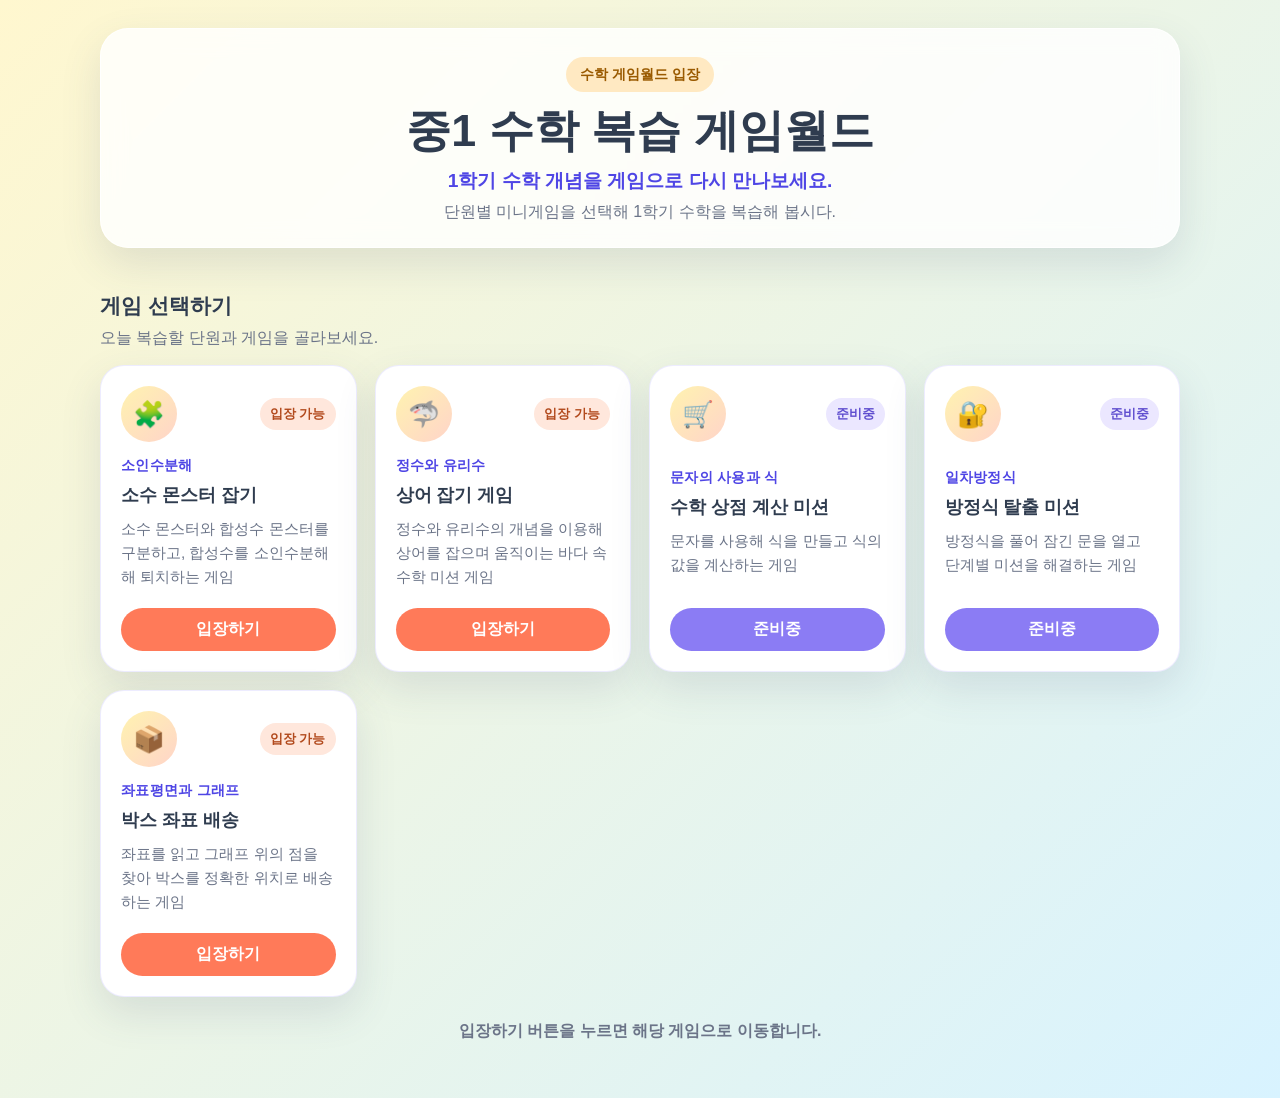
<file: index.html>
<!DOCTYPE html>
<html lang="ko">
  <head>
    <meta charset="UTF-8" />
    <meta name="viewport" content="width=device-width, initial-scale=1.0" />
    <title>중1 수학 복습 게임월드</title>
    <link rel="stylesheet" href="style.css" />
  </head>
  <body>
    <div class="app-shell">
      <header class="hero">
        <p class="hero-badge">수학 게임월드 입장</p>
        <h1>중1 수학 복습 게임월드</h1>
        <p class="hero-subtitle">1학기 수학 개념을 게임으로 다시 만나보세요.</p>
        <p class="hero-guide">
          단원별 미니게임을 선택해 1학기 수학을 복습해 봅시다.
        </p>
      </header>

      <main class="content">
        <section class="game-section" aria-labelledby="game-section-title">
          <div class="section-title">
            <h2 id="game-section-title">게임 선택하기</h2>
            <p>오늘 복습할 단원과 게임을 골라보세요.</p>
          </div>
          <div id="game-list" class="game-grid" aria-live="polite"></div>
        </section>
      </main>

      <footer class="footer-note">
        <p>입장하기 버튼을 누르면 해당 게임으로 이동합니다.</p>
      </footer>
    </div>

    <div id="info-modal" class="modal" aria-hidden="true">
      <div class="modal-card" role="dialog" aria-modal="true" aria-labelledby="modal-title">
        <h3 id="modal-title">알림</h3>
        <p id="modal-message"></p>
        <button id="close-modal" class="modal-button" type="button">닫기</button>
      </div>
    </div>

    <script src="script.js"></script>
  </body>
</html>
</file>
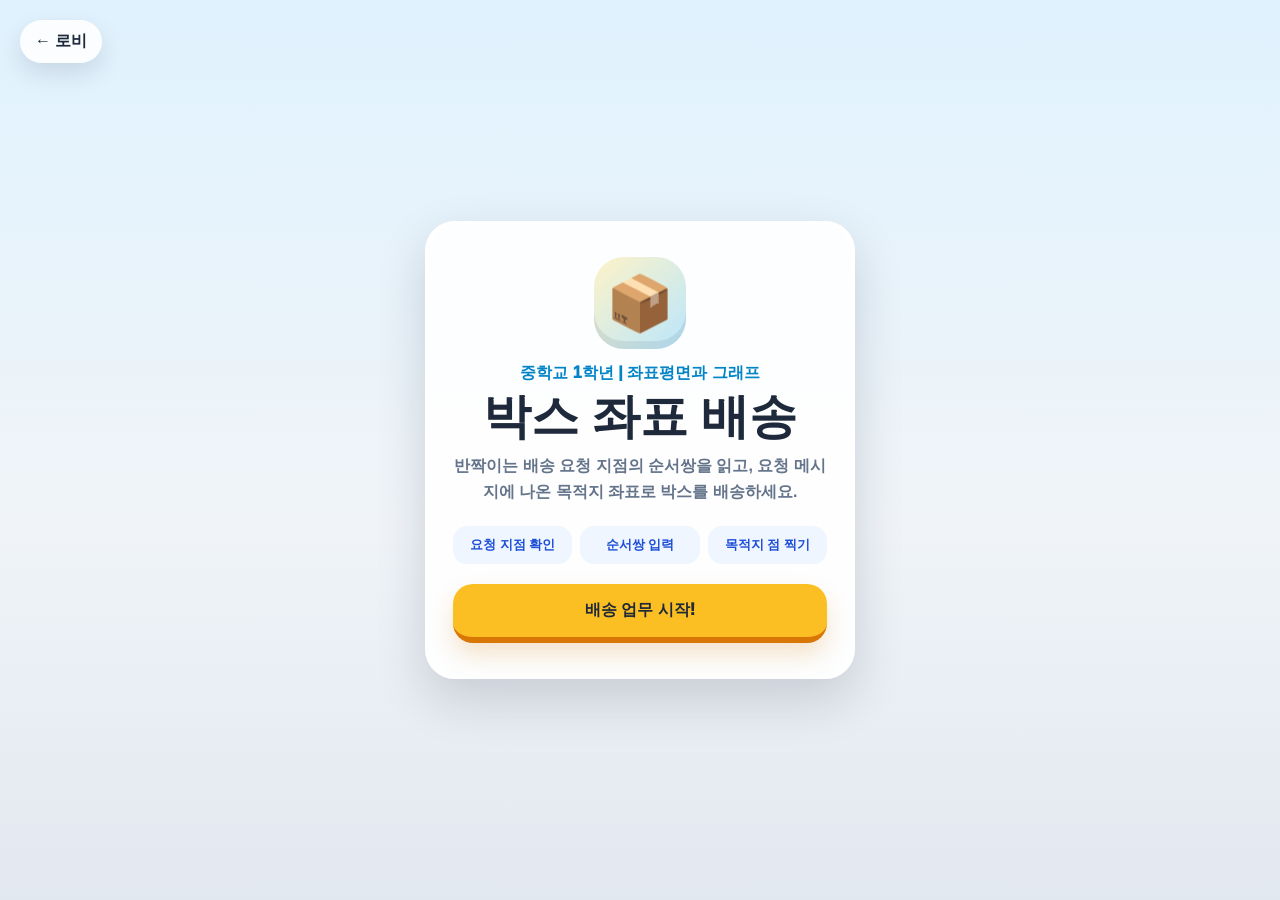
<file: BOX_GAME/index.html>
<!DOCTYPE html>
<html lang="ko">
  <head>
    <meta charset="UTF-8" />
    <meta name="viewport" content="width=device-width, initial-scale=1.0" />
    <title>박스 좌표 배송</title>
    <link rel="stylesheet" href="style.css" />
  </head>
  <body>
    <div id="app" class="app">
      <section id="screen-home" class="screen screen-home">
        <a class="lobby-link" href="../index.html">← 로비</a>
        <div class="home-card">
          <div class="hero-icon">📦</div>
          <p class="subject">중학교 1학년 | 좌표평면과 그래프</p>
          <h1>박스 좌표 배송</h1>
          <p class="home-copy">
            반짝이는 배송 요청 지점의 순서쌍을 읽고, 요청 메시지에 나온
            목적지 좌표로 박스를 배송하세요.
          </p>
          <div class="mini-rules">
            <span>요청 지점 확인</span>
            <span>순서쌍 입력</span>
            <span>목적지 점 찍기</span>
          </div>
          <button class="start-button" type="button" onclick="startGame()">
            배송 업무 시작!
          </button>
        </div>
      </section>

      <section id="screen-play" class="screen screen-play hidden">
        <header class="play-header">
          <button class="round-button" type="button" onclick="goToHome()" aria-label="홈으로">
            🏠
          </button>
          <div class="progress-wrap">
            <div class="mission-title" id="mission-title">배송 준비</div>
            <div class="progress-track">
              <div id="progress-bar" class="progress-bar"></div>
            </div>
          </div>
          <div class="level-badge">Lv.<span id="level">1</span></div>
        </header>

        <main class="play-main">
          <section class="map-area">
            <canvas id="game-board" width="720" height="720"></canvas>
          </section>

          <aside class="control-panel">
            <div class="stats">
              <div>
                <span>점수</span>
                <strong id="score">0</strong>
              </div>
              <div>
                <span>콤보</span>
                <strong id="combo">0</strong>
              </div>
              <div>
                <span>시간</span>
                <strong id="timer">90</strong>
              </div>
            </div>

            <div class="mission-box" id="mission-box">
              <p class="mission-kicker" id="phase-label">배송 요청</p>
              <p id="mission-clue" class="mission-clue"></p>
              <p id="selected-point" class="selected-point">선택 좌표: 없음</p>
            </div>

            <div class="coord-inputs" id="coord-inputs" aria-label="순서쌍 입력">
              <span class="pair-mark">(</span>
              <label class="coord-field">
                <span>x좌표</span>
                <input id="x-input" type="number" inputmode="numeric" min="-5" max="5" step="1" placeholder="x" />
              </label>
              <span class="pair-mark comma">,</span>
              <label class="coord-field">
                <span>y좌표</span>
                <input id="y-input" type="number" inputmode="numeric" min="-5" max="5" step="1" placeholder="y" />
              </label>
              <span class="pair-mark">)</span>
            </div>

            <div class="button-grid">
              <button id="deliver-button" class="deliver-button" type="button">요청 수락</button>
              <button class="help-button" type="button" onclick="openHelpModal()">가이드</button>
            </div>

            <p id="feedback" class="feedback" aria-live="polite"></p>
          </aside>
        </main>
      </section>

      <div id="help-modal" class="modal hidden">
        <div class="modal-card guide-card">
          <div class="modal-icon">🧭</div>
          <h2>좌표평면 가이드</h2>
          <p>
            순서쌍은 항상 <b>(x좌표, y좌표)</b> 순서로 씁니다.
            x좌표는 좌우 위치, y좌표는 위아래 위치를 나타냅니다.
          </p>
          <button type="button" onclick="closeHelpModal()">확인완료! 다시 배송하기</button>
        </div>
      </div>

      <div id="intro-modal" class="modal hidden">
        <div class="modal-card intro-card">
          <div class="modal-icon">🚁</div>
          <h2>배송 업무 안내</h2>
          <p>
            먼저 지도에서 반짝이는 <b>배송요청</b> 지점의 순서쌍을 입력해
            요청을 수락하세요. 그 다음 편지지에 적힌 목적지 순서쌍을 보고
            좌표평면 위에서 알맞은 점을 찍으면 배송완료입니다.
          </p>
          <button type="button" onclick="startActualGame()">배송 현장으로 출발!</button>
        </div>
      </div>
    </div>

    <script src="script.js"></script>
  </body>
</html>
</file>
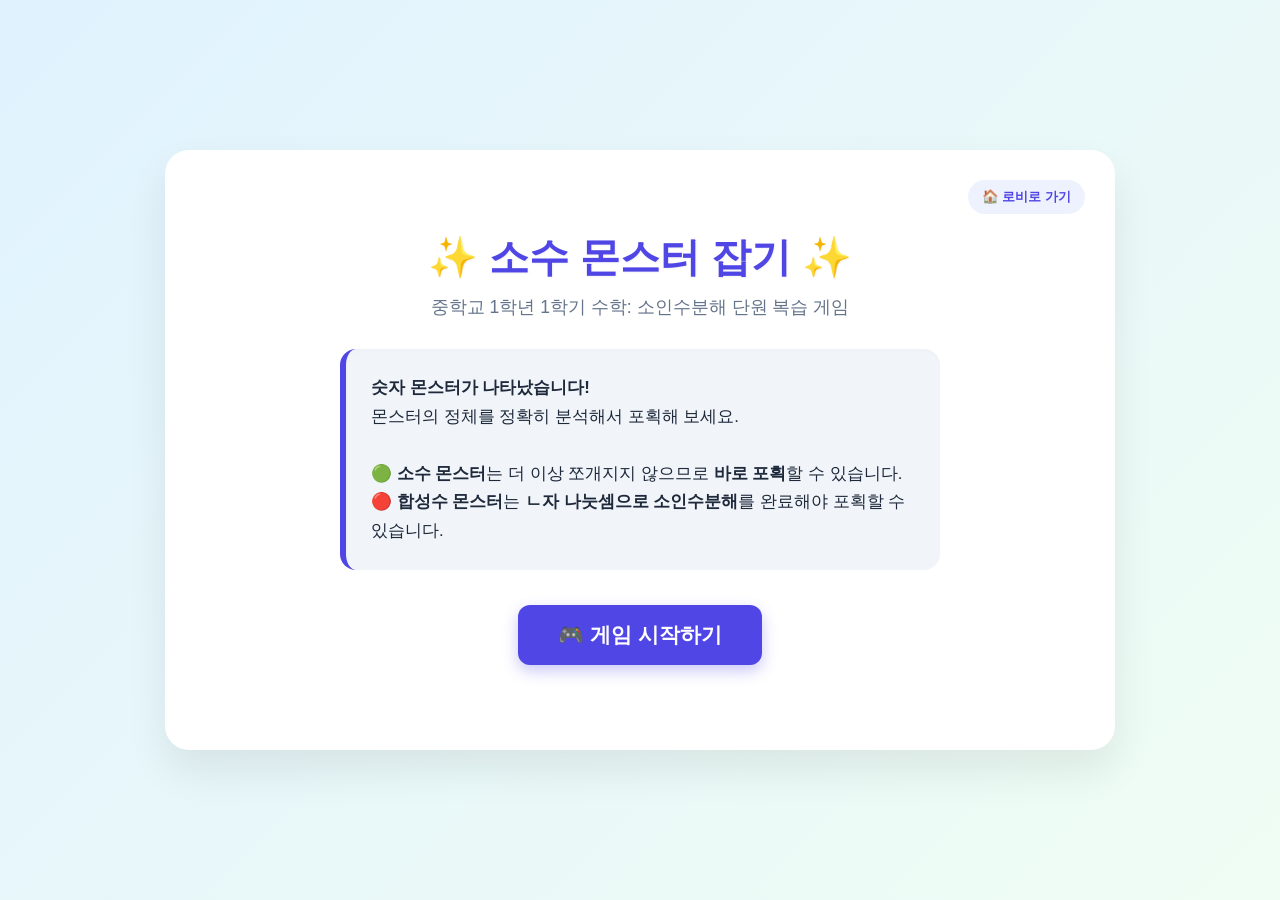
<file: prime_factorization_game/index.html>
<!DOCTYPE html>
<html lang="ko">
<head>
    <meta charset="UTF-8">
    <meta name="viewport" content="width=device-width, initial-scale=1.0">
    <title>소수 몬스터 잡기 - 중등 수학 복습 게임</title>
    <link rel="stylesheet" href="style.css">
</head>
<body>
    <div class="game-container">
        <div class="top-nav" aria-label="게임 이동 메뉴">
            <button id="btn-back-to-lobby" class="nav-tab" type="button">🏠 로비로 가기</button>
            <button id="btn-go-to-start" class="nav-tab hidden" type="button">📋 시작화면으로</button>
            <button id="btn-reset-game" class="nav-tab hidden" type="button">🔄 처음으로</button>
        </div>

        <!-- 1. 시작 화면 -->
        <section id="start-screen" class="screen active">
            <div class="title-container">
                <h1 class="game-title">✨ 소수 몬스터 잡기 ✨</h1>
                <p class="subtitle">중학교 1학년 1학기 수학: 소인수분해 단원 복습 게임</p>
            </div>
            
            <div class="intro-box">
                <p class="intro-text">
                    <strong>숫자 몬스터가 나타났습니다!</strong><br>
                    몬스터의 정체를 정확히 분석해서 포획해 보세요.<br><br>
                    🟢 <strong>소수 몬스터</strong>는 더 이상 쪼개지지 않으므로 <strong>바로 포획</strong>할 수 있습니다.<br>
                    🔴 <strong>합성수 몬스터</strong>는 <strong>ㄴ자 나눗셈으로 소인수분해</strong>를 완료해야 포획할 수 있습니다.
                </p>
            </div>
            
            <button id="btn-start" class="btn btn-large">🎮 게임 시작하기</button>
        </section>

        <!-- 2. 게임 진행 화면 -->
        <section id="game-screen" class="screen">
            <!-- 상단 정보 바 -->
            <div class="status-bar">
                <div class="status-item">📋 문제: <span id="current-question-num">0</span> / 10</div>
                <div class="status-item">⭐ 점수: <span id="current-score">0</span>점</div>
            </div>

            <!-- 몬스터 디스플레이 영역 -->
            <div class="monster-zone">
                <div id="monster-char" class="monster">
                    <div class="monster-horns">
                        <div class="horn left"></div>
                        <div class="horn right"></div>
                    </div>
                    <div class="monster-body">
                        <div class="monster-eyes">
                            <div class="eye left"><div class="pupil"></div></div>
                            <div class="eye right"><div class="pupil"></div></div>
                        </div>
                        <div class="monster-number" id="monster-number-display">24</div>
                    </div>
                    <div class="monster-shadow"></div>
                </div>
            </div>

            <!-- 안내 및 질문 문구 -->
            <div class="question-container">
                <h2 id="question-text">몬스터가 나타났다! 이 몬스터의 정체는?</h2>
            </div>

            <!-- 피드백 메시지 영역 -->
            <div id="feedback-message" class="feedback-box hidden"></div>

            <!-- 단계별 조작 영역 -->
            <div class="control-zone">
                <!-- 1단계: 소수/합성수 선택 판별 판넬 -->
                <div id="panel-type-selection" class="control-panel active">
                    <button id="btn-select-prime" class="btn btn-choice btn-prime">🟢 소수 몬스터</button>
                    <button id="btn-select-composite" class="btn btn-choice btn-composite">🔴 합성수 몬스터</button>
                </div>

                <!-- 2단계: ㄴ자 나눗셈 및 최종 답안 입력 판넬 -->
                <div id="panel-factorization" class="control-panel">
                    <div class="factor-game-layout">
                        <!-- 왼쪽: ㄴ자 나눗셈 노트 영역 -->
                        <div class="notebook-area">
                            <h3>📝 소인수분해 연구 노트</h3>
                            <div id="division-board" class="division-board">
                                <!-- ㄴ자 나눗셈이 동적으로 추가되는 곳 -->
                            </div>
                            <div id="division-status" class="division-status"></div>
                        </div>

                        <!-- 오른쪽: 컨트롤러 (소수 버튼 및 답 입력) -->
                        <div class="input-area">
                            <div class="prime-buttons-section">
                                <p class="section-label">⚡ 나눌 소수 카드 선택 (또는 답안 입력)</p>
                                <div class="prime-buttons-container">
                                    <button class="btn btn-prime-card" data-prime="2">2</button>
                                    <button class="btn btn-prime-card" data-prime="3">3</button>
                                    <button class="btn btn-prime-card" data-prime="5">5</button>
                                    <button class="btn btn-prime-card" data-prime="7">7</button>
                                    <button class="btn btn-prime-card" data-prime="11">11</button>
                                </div>
                            </div>

                            <!-- 최종 답안 입력 영역 (나눗셈 완료 후 활성화) -->
                            <div id="final-answer-section" class="final-answer-section disabled">
                                <p class="section-label">🎯 최종 소인수분해 답안 제출</p>
                                <div class="answer-box">
                                    <span id="monster-num-prefix">24</span> = <span id="final-answer-display" class="empty-answer">소수 카드를 클릭하여 채우세요</span>
                                </div>
                                <p class="hint-text">※ 나눗셈 연구 노트에서 사용한 소수를 참고하여 답을 완성하세요.</p>
                                <div class="answer-actions">
                                    <button id="btn-clear-answer" class="btn btn-sub">🔄 답 초기화</button>
                                    <button id="btn-submit-answer" class="btn btn-main">🔒 정답 확인</button>
                                </div>
                            </div>
                            
                            <!-- 되돌리기 버튼 (나눗셈 과정용) -->
                            <div id="division-actions" class="division-actions">
                                <button id="btn-undo" class="btn btn-danger">↩️ 한 단계 되돌리기</button>
                            </div>
                        </div>
                    </div>
                </div>
            </div>

            <!-- 다음 문제로 넘어가기 버튼 -->
            <div class="next-zone">
                <button id="btn-next" class="btn btn-next hidden">다음 몬스터 만나기 ➡️</button>
            </div>
        </section>

        <!-- 3. 게임 결과 화면 -->
        <section id="result-screen" class="screen">
            <h1 class="result-title">🏆 연구 보고서 (게임 결과)</h1>
            
            <div class="score-board">
                <div class="final-score"><span id="res-score">0</span>점</div>
                <p id="res-evaluation" class="evaluation-text">소인수분해 마스터!</p>
            </div>

            <div class="result-stats">
                <div class="stat-row">
                    <span>정답 맞힌 수 (판별/최종)</span>
                    <strong id="res-correct-count">0 / 10</strong>
                </div>
                <div class="stat-row">
                    <span>성공적으로 포획한 몬스터</span>
                    <strong id="res-caught-count">0마리</strong>
                </div>
                <div class="stat-row">
                    <span>잘못된 소수 카드 클릭 횟수</span>
                    <strong id="res-wrong-clicks" class="warning-text">0회</strong>
                </div>
            </div>

            <div class="result-actions">
                <button id="btn-restart" class="btn btn-main">🔄 다시 하기</button>
                <button id="btn-go-home" class="btn btn-sub">🏠 처음 화면으로</button>
            </div>
        </section>
    </div>

    <script src="script.js"></script>
</body>
</html>
</file>
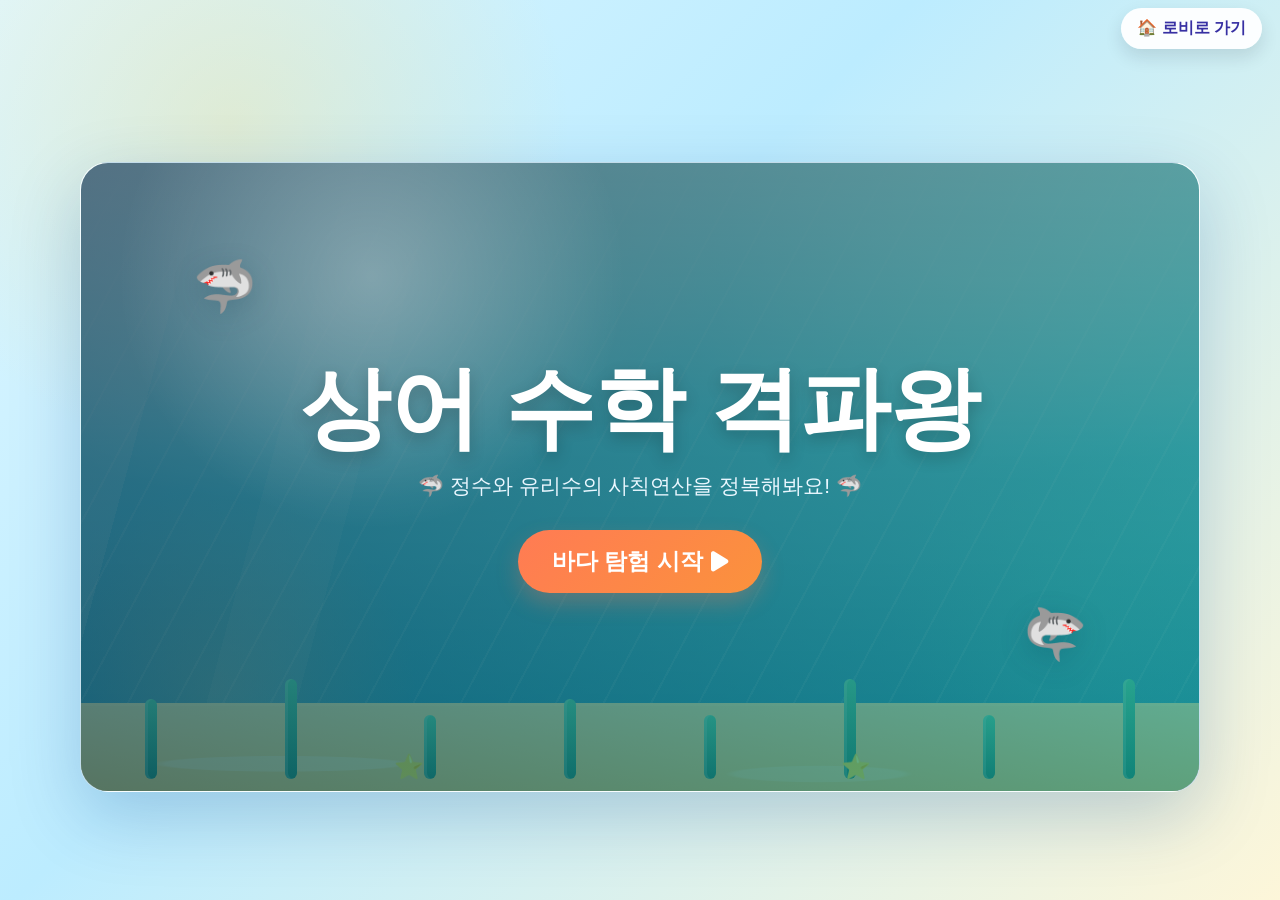
<file: SHARK_GAME/index.html>
<!DOCTYPE html>
<html lang="ko">
<head>
    <meta charset="UTF-8">
    <meta name="viewport" content="width=device-width, initial-scale=1.0">
    <title>상어 수학 격파 왕! - 정수와 유리수 계산 게임</title>
    <link rel="preconnect" href="https://fonts.googleapis.com" />
    <link rel="preconnect" href="https://fonts.gstatic.com" crossorigin />
    <link href="https://fonts.googleapis.com/css2?family=Jua&display=swap" rel="stylesheet" />
    <link rel="stylesheet" href="https://cdnjs.cloudflare.com/ajax/libs/font-awesome/6.5.1/css/all.min.css" />
    <link rel="stylesheet" href="style.css" />
</head>
<body>
    <div class="top-nav" aria-label="게임 이동 메뉴">
        <button id="btn-back-to-lobby" class="nav-tab" type="button">🏠 로비로 가기</button>
        <button id="btn-go-to-start" class="nav-tab hidden" type="button">📋 시작화면으로</button>
        <button id="btn-reset-game" class="nav-tab hidden" type="button">🔄 처음으로</button>
    </div>

    <div class="page-shell">
      <div id="game-viewport">
        <!-- 빛줄기 효과 -->
        <div class="sunbeam"></div>
        
        <!-- 바다속 바닥 및 해초 풍경 -->
        <div id="ocean-floor">
            <div class="seaweed" style="left:5%;"></div>
            <div class="seaweed" style="left:12%;"></div>
            <div class="seaweed" style="left:22%;"></div>
            <span class="starfish" style="left:28%;">⭐</span>
            <div class="seaweed" style="left:40%;"></div>
            <div class="seaweed" style="left:55%;"></div>
            <span class="starfish" style="left:68%; animation-delay: -1.5s;">⭐</span>
            <div class="seaweed" style="left:78%;"></div>
            <div class="seaweed" style="left:88%;"></div>
            <div class="seaweed" style="left:94%;"></div>
        </div>

        <!-- 파스텔 바다 방울 배경 레이어 -->
        <div id="bubble-layer"></div>

        <!-- [SCREEN 1] 귀여운 시작 화면 -->
        <div id="start-screen" class="screen active">
            <span class="deco-shark" style="top: 15%; left: 10%;">🦈</span>
            <span class="deco-shark" style="bottom: 20%; right: 10%; transform: scaleX(-1);">🦈</span>
            <div class="title-container">
                <h1 class="game-title">상어 수학 격파왕</h1>
                <p class="game-subtitle">🦈 정수와 유리수의 사칙연산을 정복해봐요! 🦈</p>
            </div>
            <button class="btn-start" onclick="initAndStartGame()">바다 탐험 시작 <i class="fa-solid fa-play"></i></button>
        </div>

        <!-- [SCREEN 2] 인게임 상태창(HUD) 및 게임판 -->
        <div id="play-area" class="screen hidden">
            <!-- 상단 바 정보 표시 -->
            <div id="hud-bar">
                <div class="hud-item">
                    <span>체력:</span>
                    <span id="hearts-container">
                        <!-- 하트 5개 렌더링 -->
                    </span>
                </div>
                <div class="hud-item" style="border-color: #ffd166;">
                    <i class="fa-solid fa-hourglass-half" style="color: #ffd166;"></i>
                    <span id="timer-display">시간: 60s</span>
                </div>
                <div class="hud-item" style="border-color: #06d6a0;">
                    <i class="fa-solid fa-star" style="color: #ffca3a;"></i>
                    <span id="score-display">점수: 0점</span>
                </div>
            </div>

            <!-- 상어들이 소환되어 움직이는 구역 -->
            <div id="ocean-tank" style="width:100%; height:100%; position:relative;"></div>
        </div>

        <!-- [SCREEN 3] 잠수함 계산 키패드 Overlay (팝업식) -->
        <div id="numpad-overlay" class="hidden">
            <div class="numpad-window">
                <!-- 키패드를 닫을 수 있는 X 단추 추가 -->
                <button class="btn-close-numpad" onclick="closeNumpad()"><i class="fa-solid fa-xmark"></i></button>
                
                <div class="numpad-title">
                    <span class="numpad-icon"><i class="fa-solid fa-calculator"></i></span> 
                    <span id="numpad-question-text">(-3) + (+5) = ?</span>
                </div>
                
                <!-- 맞춤형 힌트 메시지 박스 -->
                <div id="hint-box"></div>
                
                <div class="numpad-display" id="numpad-display-text"></div>
                <div class="numpad-grid">
                    <!-- 숫자 및 음수 부호 버튼들 -->
                    <button class="num-btn" onclick="pressKey('7')">7</button>
                    <button class="num-btn" onclick="pressKey('8')">8</button>
                    <button class="num-btn" onclick="pressKey('9')">9</button>
                    
                    <button class="num-btn" onclick="pressKey('4')">4</button>
                    <button class="num-btn" onclick="pressKey('5')">5</button>
                    <button class="num-btn" onclick="pressKey('6')">6</button>
                    
                    <button class="num-btn" onclick="pressKey('1')">1</button>
                    <button class="num-btn" onclick="pressKey('2')">2</button>
                    <button class="num-btn" onclick="pressKey('3')">3</button>
                    
                    <button class="num-btn btn-op" onclick="pressKey('-')">-</button>
                    <button class="num-btn" onclick="pressKey('0')">0</button>
                    <button class="num-btn btn-op btn-clear" onclick="pressKey('C')"><i class="fa-solid fa-trash-can"></i></button>
                    
                    <button class="num-btn btn-op btn-back" onclick="pressKey('back')"><i class="fa-solid fa-delete-left"></i></button>
                    <button class="num-btn btn-enter" onclick="submitAnswer()">정답 확인!</button>
                </div>
            </div>
        </div>

        <!-- [SCREEN 4] 결과 (Game Over / Clear) 화면 -->
        <div id="gameover-screen" class="screen hidden">
            <h1 id="game-result-title" style="font-size: 64px; color: white; margin-bottom: 20px;">GAME OVER</h1>
            <div class="result-container">
                <h2 class="score-headline"><span id="final-score-val">0</span> 점</h2>
                <div class="score-info" id="final-stats-info">격파한 상어: 0마리</div>
                <div class="score-info" style="color: #caf0f8;" id="final-comment">부호 계산의 마법사시군요!</div>
            </div>
            <div class="result-actions">
                <button class="btn-restart" onclick="initAndStartGame()">다시 도전하기 <i class="fa-solid fa-arrow-rotate-right"></i></button>
            </div>
        </div>

      </div>
    </div>

    <script src="script.js"></script>
</body>
</html>
</file>
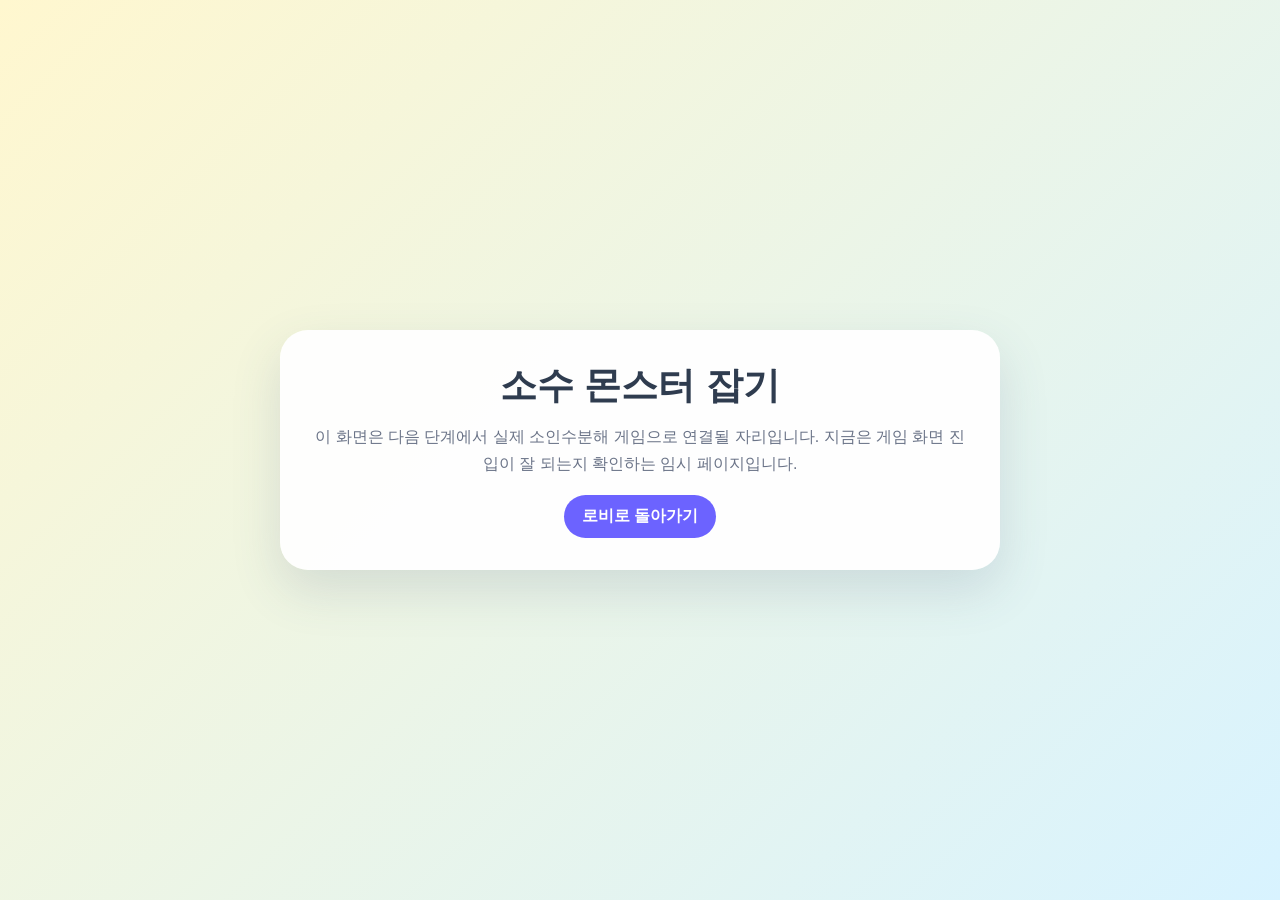
<file: prime_factorization_game.html>
<!DOCTYPE html>
<html lang="ko">
  <head>
    <meta charset="UTF-8" />
    <meta name="viewport" content="width=device-width, initial-scale=1.0" />
    <title>소수 몬스터 잡기</title>
    <link rel="stylesheet" href="style.css" />
    <style>
      body {
        margin: 0;
      }

      .game-page {
        min-height: 100vh;
        display: flex;
        align-items: center;
        justify-content: center;
        padding: 24px;
      }

      .game-panel {
        width: min(720px, 100%);
        padding: 32px;
        border-radius: 28px;
        background: rgba(255, 255, 255, 0.95);
        box-shadow: 0 20px 50px rgba(68, 86, 122, 0.16);
        text-align: center;
      }

      .game-panel h1 {
        margin: 0 0 12px;
        font-size: clamp(1.6rem, 3vw, 2.3rem);
      }

      .game-panel p {
        margin: 0 0 18px;
        color: var(--text-soft);
        line-height: 1.7;
      }

      .back-button {
        border: none;
        border-radius: 999px;
        padding: 11px 18px;
        background: var(--accent);
        color: white;
        cursor: pointer;
        font-weight: 700;
      }
    </style>
  </head>
  <body>
    <div class="game-page">
      <section class="game-panel">
        <h1>소수 몬스터 잡기</h1>
        <p>
          이 화면은 다음 단계에서 실제 소인수분해 게임으로 연결될 자리입니다.
          지금은 게임 화면 진입이 잘 되는지 확인하는 임시 페이지입니다.
        </p>
        <button class="back-button" type="button" onclick="window.location.href='index.html'">
          로비로 돌아가기
        </button>
      </section>
    </div>
  </body>
</html>
</file>
<file: style.css>
:root {
  --bg-start: #fff7cf;
  --bg-end: #d8f3ff;
  --card-bg: #ffffff;
  --text-main: #2f3c4f;
  --text-soft: #6b7488;
  --accent: #6c63ff;
  --accent-strong: #4f46e5;
  --playable: #ff7a59;
  --coming-soon: #8b7cf4;
  --shadow: 0 16px 40px rgba(68, 86, 122, 0.14);
}

* {
  box-sizing: border-box;
}

body {
  margin: 0;
  font-family: "Pretendard", "Noto Sans KR", "Malgun Gothic", sans-serif;
  color: var(--text-main);
  background: linear-gradient(135deg, var(--bg-start) 0%, var(--bg-end) 100%);
  min-height: 100vh;
}

button {
  font: inherit;
}

.app-shell {
  max-width: 1120px;
  margin: 0 auto;
  padding: 28px 20px 40px;
}

.hero {
  text-align: center;
  padding: 28px 20px 24px;
  background: rgba(255, 255, 255, 0.82);
  border: 1px solid rgba(255, 255, 255, 0.85);
  border-radius: 28px;
  box-shadow: var(--shadow);
  backdrop-filter: blur(12px);
}

.hero-badge {
  display: inline-block;
  margin: 0 0 12px;
  padding: 8px 14px;
  border-radius: 999px;
  background: #ffe9c2;
  color: #9a5a00;
  font-size: 0.9rem;
  font-weight: 700;
}

.hero h1 {
  margin: 0;
  font-size: clamp(1.8rem, 3.5vw, 2.8rem);
  line-height: 1.2;
}

.hero-subtitle {
  margin: 10px 0 8px;
  font-size: clamp(1rem, 2vw, 1.2rem);
  font-weight: 700;
  color: var(--accent-strong);
}

.hero-guide {
  margin: 0;
  font-size: 1rem;
  color: var(--text-soft);
}

.content {
  margin-top: 24px;
}

.game-section {
  padding: 20px 0 0;
}

.section-title {
  margin-bottom: 16px;
}

.section-title h2 {
  margin: 0 0 8px;
  font-size: 1.3rem;
}

.section-title p {
  margin: 0;
  color: var(--text-soft);
}

.game-grid {
  display: grid;
  grid-template-columns: repeat(auto-fit, minmax(240px, 1fr));
  gap: 18px;
}

.game-card {
  display: flex;
  flex-direction: column;
  justify-content: space-between;
  min-height: 100%;
  padding: 20px;
  border-radius: 24px;
  background: var(--card-bg);
  box-shadow: var(--shadow);
  border: 1px solid rgba(108, 99, 255, 0.12);
}

.card-top {
  display: flex;
  justify-content: space-between;
  align-items: center;
  margin-bottom: 14px;
}

.emoji-circle {
  display: grid;
  place-items: center;
  width: 56px;
  height: 56px;
  border-radius: 50%;
  font-size: 1.6rem;
  background: linear-gradient(135deg, #fff3b0 0%, #ffd4c9 100%);
}

.status-badge {
  padding: 7px 10px;
  border-radius: 999px;
  font-size: 0.82rem;
  font-weight: 700;
  white-space: nowrap;
}

.status-playable {
  background: #ffe7dc;
  color: #b24a1d;
}

.status-coming-soon {
  background: #ebe7ff;
  color: #5f4ecf;
}

.unit-name {
  margin: 0 0 8px;
  font-size: 0.9rem;
  font-weight: 700;
  color: var(--accent-strong);
  letter-spacing: 0.02em;
}

.game-card h3 {
  margin: 0 0 10px;
  font-size: 1.1rem;
}

.card-description {
  margin: 0;
  color: var(--text-soft);
  line-height: 1.6;
  font-size: 0.95rem;
}

.game-action {
  margin-top: 18px;
  border: none;
  border-radius: 999px;
  padding: 11px 14px;
  font-weight: 700;
  cursor: pointer;
  transition: transform 0.15s ease, box-shadow 0.15s ease;
}

.game-action:hover {
  transform: translateY(-2px);
  box-shadow: 0 10px 20px rgba(76, 91, 122, 0.16);
}

.game-action.playable {
  background: var(--playable);
  color: white;
}

.game-action.coming-soon {
  background: var(--coming-soon);
  color: white;
}

.footer-note {
  margin-top: 24px;
  text-align: center;
  color: var(--text-soft);
  font-weight: 600;
}

.modal {
  position: fixed;
  inset: 0;
  display: none;
  align-items: center;
  justify-content: center;
  padding: 20px;
  background: rgba(34, 40, 49, 0.45);
  z-index: 1000;
}

.modal.open {
  display: flex;
}

.modal-card {
  width: min(420px, 100%);
  padding: 24px;
  border-radius: 24px;
  background: white;
  box-shadow: 0 20px 50px rgba(34, 40, 49, 0.22);
  text-align: center;
}

.modal-card h3 {
  margin: 0 0 10px;
  font-size: 1.2rem;
}

.modal-card p {
  margin: 0 0 18px;
  color: var(--text-soft);
  line-height: 1.6;
}

.modal-button {
  border: none;
  border-radius: 999px;
  padding: 10px 18px;
  background: var(--accent);
  color: white;
  cursor: pointer;
  font-weight: 700;
}

@media (max-width: 640px) {
  .app-shell {
    padding-inline: 14px;
  }

  .hero {
    padding: 22px 14px 18px;
  }

  .game-card {
    padding: 16px;
  }
}
</file>
<file: BOX_GAME/style.css>
:root {
  --sky: #38bdf8;
  --sky-dark: #0284c7;
  --amber: #fbbf24;
  --amber-dark: #d97706;
  --slate: #1e293b;
  --muted: #64748b;
  --line: #dbeafe;
  --paper: #ffffff;
  --map: #f8fbff;
  --good: #16a34a;
  --bad: #ef4444;
  --shadow: 0 20px 50px rgba(15, 23, 42, 0.16);
}

* {
  box-sizing: border-box;
}

body {
  margin: 0;
  min-height: 100vh;
  overflow: hidden;
  font-family: "Pretendard", "Noto Sans KR", "Malgun Gothic", sans-serif;
  color: var(--slate);
  background: linear-gradient(180deg, #e0f2fe 0%, #f0f4f8 58%, #e2e8f0 100%);
}

button,
input {
  font: inherit;
}

button {
  cursor: pointer;
}

.app,
.screen {
  min-height: 100vh;
}

.hidden {
  display: none !important;
}

.screen-home {
  position: relative;
  display: grid;
  place-items: center;
  padding: 24px;
}

.lobby-link {
  position: absolute;
  top: 20px;
  left: 20px;
  padding: 11px 15px;
  border-radius: 999px;
  background: rgba(255, 255, 255, 0.86);
  color: var(--slate);
  text-decoration: none;
  font-weight: 900;
  box-shadow: 0 10px 24px rgba(15, 23, 42, 0.12);
}

.home-card {
  width: min(430px, 100%);
  padding: 32px 24px;
  border-radius: 30px;
  border: 4px solid #fff;
  background: rgba(255, 255, 255, 0.92);
  box-shadow: var(--shadow);
  text-align: center;
}

.hero-icon {
  width: 92px;
  height: 92px;
  display: grid;
  place-items: center;
  margin: 0 auto 14px;
  border-radius: 30px;
  background: linear-gradient(135deg, #fef3c7, #bae6fd);
  font-size: 3.4rem;
  box-shadow: inset 0 -8px 0 rgba(15, 23, 42, 0.08);
}

.subject {
  margin: 0;
  color: var(--sky-dark);
  font-weight: 1000;
}

h1 {
  margin: 8px 0 10px;
  font-size: clamp(2rem, 8vw, 3rem);
  line-height: 1.05;
  letter-spacing: 0;
}

.home-copy {
  margin: 0;
  color: var(--muted);
  line-height: 1.65;
  font-weight: 700;
}

.mini-rules {
  display: grid;
  grid-template-columns: repeat(3, 1fr);
  gap: 8px;
  margin: 20px 0;
}

.mini-rules span {
  padding: 10px 6px;
  border-radius: 14px;
  background: #eff6ff;
  color: #1d4ed8;
  font-size: 0.82rem;
  font-weight: 900;
}

.start-button,
.modal-card button,
.deliver-button,
.help-button {
  border: 0;
  font-weight: 1000;
  transition: transform 0.12s ease, box-shadow 0.12s ease, background 0.12s ease;
}

.start-button,
.modal-card button,
.deliver-button {
  width: 100%;
  padding: 16px;
  border-radius: 20px;
  background: var(--amber);
  color: #1f2937;
  border-bottom: 6px solid var(--amber-dark);
  box-shadow: 0 12px 24px rgba(217, 119, 6, 0.2);
}

.start-button:active,
.modal-card button:active,
.deliver-button:active {
  transform: translateY(4px);
  border-bottom-width: 2px;
}

.screen-play {
  display: flex;
  flex-direction: column;
  background: #f0f4f8;
}

.play-header {
  display: flex;
  align-items: center;
  gap: 12px;
  padding: 12px 16px;
  background: #fff;
  box-shadow: 0 4px 16px rgba(15, 23, 42, 0.08);
  z-index: 5;
}

.round-button {
  display: grid;
  place-items: center;
  width: 44px;
  height: 44px;
  border: 0;
  border-radius: 999px;
  background: #f8fafc;
  font-size: 1.25rem;
}

.progress-wrap {
  flex: 1;
  min-width: 0;
}

.mission-title {
  margin-bottom: 6px;
  overflow: hidden;
  white-space: nowrap;
  text-overflow: ellipsis;
  font-weight: 1000;
}

.progress-track {
  height: 10px;
  border-radius: 999px;
  overflow: hidden;
  background: #e2e8f0;
}

.progress-bar {
  height: 100%;
  width: 0;
  border-radius: inherit;
  background: linear-gradient(90deg, var(--sky), var(--amber));
  transition: width 0.24s ease;
}

.level-badge {
  min-width: 58px;
  padding: 9px 10px;
  border-radius: 16px;
  background: #0ea5e9;
  color: #fff;
  text-align: center;
  font-weight: 1000;
}

.play-main {
  flex: 1;
  display: grid;
  grid-template-columns: minmax(0, 1fr) 360px;
  gap: 16px;
  padding: 16px;
  min-height: 0;
}

.map-area {
  min-height: 0;
  padding: 14px;
  border-radius: 28px;
  background: #fff;
  box-shadow: var(--shadow);
}

#game-board {
  width: 100%;
  height: 100%;
  display: block;
  border-radius: 22px;
  background: var(--map);
  cursor: crosshair;
}

.control-panel {
  display: flex;
  flex-direction: column;
  gap: 14px;
}

.stats {
  display: grid;
  grid-template-columns: repeat(3, 1fr);
  gap: 8px;
}

.stats div,
.mission-box {
  border-radius: 22px;
  background: #fff;
  box-shadow: 0 12px 28px rgba(15, 23, 42, 0.1);
}

.stats div {
  padding: 12px 8px;
  text-align: center;
}

.stats span {
  display: block;
  color: var(--muted);
  font-size: 0.78rem;
  font-weight: 900;
}

.stats strong {
  display: block;
  margin-top: 3px;
  font-size: 1.35rem;
}

.mission-box {
  padding: 18px;
  border-top: 8px solid var(--sky);
}

.mission-box.letter-message {
  position: relative;
  overflow: hidden;
  border: 2px solid #f8d88a;
  border-top: 8px solid var(--amber);
  background:
    repeating-linear-gradient(
      to bottom,
      #fffdf5 0,
      #fffdf5 29px,
      #f7e7bd 30px
    );
  box-shadow: 0 16px 34px rgba(120, 83, 24, 0.18);
}

.mission-box.letter-message::before {
  content: "";
  position: absolute;
  top: 0;
  left: 18px;
  width: 2px;
  height: 100%;
  background: rgba(239, 68, 68, 0.26);
}

.mission-box.letter-message .mission-kicker,
.mission-box.letter-message .mission-clue,
.mission-box.letter-message .selected-point {
  position: relative;
}

.mission-box.letter-message .mission-kicker {
  color: #92400e;
}

.mission-kicker {
  margin: 0 0 8px;
  color: var(--sky-dark);
  font-weight: 1000;
}

.mission-clue {
  min-height: 72px;
  margin: 0;
  color: #334155;
  line-height: 1.6;
  font-weight: 800;
}

.selected-point {
  margin: 14px 0 0;
  color: var(--amber-dark);
  font-weight: 1000;
}

.coord-inputs {
  display: grid;
  grid-template-columns: auto minmax(0, 1fr) auto minmax(0, 1fr) auto;
  align-items: end;
  gap: 8px;
  padding: 12px;
  border-radius: 22px;
  background: #fff;
  box-shadow: 0 12px 28px rgba(15, 23, 42, 0.1);
}

.coord-inputs.disabled {
  opacity: 0.55;
}

.coord-inputs.hidden {
  display: none;
}

.pair-mark {
  padding-bottom: 8px;
  color: var(--slate);
  font-size: 2.1rem;
  font-weight: 1000;
  line-height: 1;
}

.pair-mark.comma {
  padding-inline: 2px;
}

.coord-field {
  min-width: 0;
}

label {
  display: grid;
  gap: 6px;
  color: #475569;
  font-weight: 1000;
}

label span {
  font-size: 0.82rem;
  text-align: center;
}

input {
  width: 100%;
  padding: 13px 12px;
  border: 3px solid #dbeafe;
  border-radius: 18px;
  background: #fff;
  color: var(--slate);
  font-weight: 900;
  text-align: center;
}

input:focus {
  outline: none;
  border-color: var(--sky);
  box-shadow: 0 0 0 4px rgba(56, 189, 248, 0.2);
}

input:disabled {
  background: #f1f5f9;
  color: #94a3b8;
}

.button-grid {
  display: grid;
  grid-template-columns: 1fr 0.72fr;
  gap: 10px;
}

.button-grid.delivery-mode {
  grid-template-columns: 1fr;
}

.help-button {
  border-radius: 20px;
  background: #e0f2fe;
  color: #075985;
}

.deliver-button:disabled {
  opacity: 0.55;
  cursor: not-allowed;
}

.feedback {
  min-height: 56px;
  margin: 0;
  padding: 14px;
  border-radius: 18px;
  background: #fff;
  color: var(--muted);
  line-height: 1.45;
  font-weight: 900;
  box-shadow: 0 12px 28px rgba(15, 23, 42, 0.1);
}

.feedback.good {
  color: var(--good);
}

.feedback.bad {
  color: var(--bad);
}

.modal {
  position: fixed;
  inset: 0;
  display: grid;
  place-items: center;
  padding: 20px;
  background: rgba(15, 23, 42, 0.68);
  backdrop-filter: blur(6px);
  z-index: 20;
}

.modal-card {
  width: min(390px, 100%);
  padding: 26px;
  border-radius: 30px;
  border-top: 9px solid var(--amber);
  background: #fff;
  text-align: center;
  box-shadow: var(--shadow);
}

.modal-icon {
  font-size: 3.5rem;
  line-height: 1;
}

.modal-card h2 {
  margin: 14px 0 10px;
}

.modal-card p {
  margin: 0 0 20px;
  color: #475569;
  line-height: 1.65;
  font-weight: 700;
}

@media (max-width: 860px) {
  body {
    overflow: auto;
  }

  .play-main {
    grid-template-columns: 1fr;
  }

  .map-area {
    height: min(78vw, 560px);
  }
}

@media (max-width: 520px) {
  .screen-home,
  .play-main {
    padding: 12px;
  }

  .play-header {
    padding: 10px;
  }

  .home-card {
    padding: 24px 18px;
  }

  .mini-rules,
  .stats {
    grid-template-columns: 1fr;
  }
}
</file>
<file: prime_factorization_game/style.css>
/* 기본 변수 및 초기화 */
:root {
    --bg-gradient: linear-gradient(135deg, #e0f2fe 0%, #f0fdf4 100%);
    --primary-color: #4f46e5;
    --primary-hover: #4338ca;
    --prime-color: #10b981;
    --prime-hover: #059669;
    --composite-color: #ef4444;
    --composite-hover: #dc2626;
    --text-color: #1e293b;
    --box-bg: #ffffff;
    --notebook-bg: #f8fafc;
    --border-color: #cbd5e1;
    --font-main: 'Malgun Gothic', 'Apple SD Gothic Neo', sans-serif;
}

* {
    box-sizing: border-box;
    margin: 0;
    padding: 0;
}

body {
    font-family: var(--font-main);
    background: var(--bg-gradient);
    color: var(--text-color);
    min-height: 100vh;
    display: flex;
    justify-content: center;
    align-items: center;
    padding: 20px;
}

/* 게임 메인 컨테이너 */
.game-container {
    width: 100%;
    max-width: 950px;
    background: var(--box-bg);
    border-radius: 24px;
    box-shadow: 0 20px 40px rgba(0, 0, 0, 0.08);
    padding: 30px;
    min-height: 600px;
    overflow: hidden;
    position: relative;
}

.top-nav {
    display: flex;
    justify-content: flex-end;
    gap: 10px;
    margin-bottom: 16px;
}

.nav-tab {
    border: none;
    border-radius: 999px;
    padding: 8px 14px;
    background: #eef2ff;
    color: var(--primary-color);
    font-weight: 700;
    cursor: pointer;
    transition: background 0.2s ease, transform 0.2s ease;
}

.nav-tab:hover {
    background: #e0e7ff;
    transform: translateY(-1px);
}

.hidden {
    display: none !important;
}

/* 화면 전환 시스템 */
.screen {
    display: none;
    flex-direction: column;
    align-items: center;
    animation: fadeIn 0.4s ease-in-out;
}

.screen.active {
    display: flex;
}

@keyframes fadeIn {
    from { opacity: 0; transform: translateY(10px); }
    to { opacity: 1; transform: translateY(0); }
}

/* 타이틀 및 폰트 스타일 */
.title-container {
    text-align: center;
    margin-bottom: 30px;
}

.game-title {
    font-size: 2.5rem;
    color: var(--primary-color);
    margin-bottom: 10px;
    text-shadow: 1px 1px 2px rgba(0,0,0,0.05);
}

.subtitle {
    font-size: 1.1rem;
    color: #64748b;
}

/* 안내 박스 */
.intro-box {
    background: #f1f5f9;
    border-radius: 16px;
    padding: 25px;
    margin-bottom: 35px;
    max-width: 600px;
    width: 100%;
    border-left: 6px solid var(--primary-color);
    box-shadow: inset 0 2px 4px rgba(0,0,0,0.02);
}

.intro-text {
    font-size: 1.05rem;
    line-height: 1.7;
}

/* 버튼 스타일 */
.btn {
    font-family: var(--font-main);
    font-weight: bold;
    border: none;
    border-radius: 12px;
    cursor: pointer;
    transition: all 0.2s ease;
    outline: none;
    display: inline-flex;
    align-items: center;
    justify-content: center;
}

.btn-large {
    padding: 16px 40px;
    font-size: 1.3rem;
    background: var(--primary-color);
    color: white;
    box-shadow: 0 6px 15px rgba(79, 70, 229, 0.3);
}

.btn-large:hover {
    background: var(--primary-hover);
    transform: translateY(-2px);
    box-shadow: 0 8px 20px rgba(79, 70, 229, 0.4);
}

.btn-choice {
    padding: 20px 40px;
    font-size: 1.4rem;
    color: white;
    min-width: 240px;
    box-shadow: 0 6px 12px rgba(0,0,0,0.1);
}

.btn-prime { background: var(--prime-color); }
.btn-prime:hover { background: var(--prime-hover); transform: translateY(-2px); }

.btn-composite { background: var(--composite-color); }
.btn-composite:hover { background: var(--composite-hover); transform: translateY(-2px); }

.btn-main {
    background: var(--primary-color);
    color: white;
    padding: 12px 24px;
    font-size: 1.05rem;
}
.btn-main:hover { background: var(--primary-hover); }

.btn-sub {
    background: #e2e8f0;
    color: #475569;
    padding: 12px 24px;
    font-size: 1.05rem;
}
.btn-sub:hover { background: #cbd5e1; }

.btn-danger {
    background: #f87171;
    color: white;
    padding: 10px 20px;
    font-size: 0.95rem;
}
.btn-danger:hover { background: #ef4444; }

.btn-next {
    background: #f59e0b;
    color: white;
    padding: 14px 35px;
    font-size: 1.2rem;
    box-shadow: 0 4px 10px rgba(245, 158, 11, 0.3);
}
.btn-next:hover { background: #d97706; transform: scale(1.03); }

/* 상단 정보 바 */
.status-bar {
    width: 100%;
    display: flex;
    justify-content: space-between;
    padding: 10px 15px;
    background: #f8fafc;
    border-radius: 12px;
    margin-bottom: 20px;
    border: 1px solid #e2e8f0;
}

.status-item {
    font-size: 1.1rem;
    font-weight: bold;
    color: #475569;
}

/* 몬스터 디자인 영역 */
.monster-zone {
    height: 180px;
    display: flex;
    justify-content: center;
    align-items: center;
    margin-bottom: 15px;
    position: relative;
    width: 100%;
}

.monster {
    position: relative;
    display: flex;
    flex-direction: column;
    align-items: center;
    transition: all 0.3s ease;
}

/* 귀여운 CSS 몬스터 캐릭터 */
.monster-body {
    width: 120px;
    height: 120px;
    background: linear-gradient(135deg, #ff7e5f 0%, #feb47b 100%);
    border-radius: 50% 50% 45% 45%;
    position: relative;
    box-shadow: inset -8px -8px 0px rgba(0,0,0,0.1), 0 8px 15px rgba(0,0,0,0.1);
    display: flex;
    justify-content: center;
    align-items: center;
    z-index: 2;
}

/* 소수 몬스터와 합성수 몬스터의 색상 차별화용 클래스(JS 분기) */
.monster.type-prime .monster-body {
    background: linear-gradient(135deg, #00c6ff 0%, #0072ff 100%);
}
.monster.type-composite .monster-body {
    background: linear-gradient(135deg, #f857a6 0%, #ff5858 100%);
}

.monster-horns {
    position: absolute;
    top: -15px;
    width: 100px;
    display: flex;
    justify-content: space-between;
    z-index: 1;
}

.horn {
    width: 20px;
    height: 30px;
    background: #e2e8f0;
    border-radius: 50% 50% 0 0;
}
.horn.left { transform: rotate(-20px); border-top-left-radius: 90%; background: #334155;}
.horn.right { transform: rotate(20px); border-top-right-radius: 90%; background: #334155;}

.monster-eyes {
    position: absolute;
    top: 25px;
    width: 70px;
    display: flex;
    justify-content: space-between;
}

.eye {
    width: 22px;
    height: 22px;
    background: white;
    border-radius: 50%;
    display: flex;
    justify-content: center;
    align-items: center;
}

.pupil {
    width: 10px;
    height: 10px;
    background: #0f172a;
    border-radius: 50%;
}

.monster-number {
    font-size: 2rem;
    font-weight: 900;
    color: white;
    margin-top: 35px;
    text-shadow: 2px 2px 4px rgba(0, 0, 0, 0.4);
    z-index: 5;
}

.monster-shadow {
    width: 90px;
    height: 12px;
    background: rgba(0,0,0,0.15);
    border-radius: 50%;
    margin-top: 8px;
    filter: blur(1px);
}

/* 몬스터 애니메이션 효과 */
.shake {
    animation: shakeAnim 0.5s ease-in-out;
}
@keyframes shakeAnim {
    0%, 100% { transform: translateX(0); }
    20%, 60% { transform: translateX(-10px); }
    40%, 80% { transform: translateX(10px); }
}

.sparkle {
    animation: sparkleAnim 0.6s infinite alternate;
}
@keyframes sparkleAnim {
    0% { transform: scale(1); filter: brightness(1); }
    100% { transform: scale(1.1); filter: brightness(1.3) drop-shadow(0 0 15px rgba(255,215,0,0.8)); }
}

/* 질문창 */
.question-container {
    margin-bottom: 20px;
    text-align: center;
}
#question-text {
    font-size: 1.35rem;
    color: #1e293b;
}

/* 피드백 박스 */
.feedback-box {
    width: 100%;
    padding: 15px 20px;
    border-radius: 12px;
    margin-bottom: 20px;
    font-size: 1.05rem;
    line-height: 1.6;
    text-align: center;
    border: 1px solid transparent;
}
.feedback-box.success {
    background-color: #ecfdf5;
    color: #065f46;
    border-color: #a7f3d0;
}
.feedback-box.wrong {
    background-color: #fef2f2;
    color: #991b1b;
    border-color: #fecaca;
}
.hidden { display: none !important; }

/* 제어 영역 분할 */
.control-zone {
    width: 100%;
    margin-bottom: 15px;
}

.control-panel {
    display: none;
    width: 100%;
    justify-content: center;
    gap: 20px;
}
.control-panel.active {
    display: flex;
}

/* 소인수분해 레이아웃 (연구 노트 + 카드 컨트롤러) */
.factor-game-layout {
    display: flex;
    width: 100%;
    gap: 25px;
}

/* 연구 노트 (ㄴ자 나눗셈 기록판) */
.notebook-area {
    flex: 1.1;
    background: var(--notebook-bg);
    border: 2px dashed #94a3b8;
    border-radius: 16px;
    padding: 20px;
    min-height: 280px;
    box-shadow: inset 0 2px 5px rgba(0,0,0,0.02);
}

.notebook-area h3 {
    font-size: 1.1rem;
    color: #475569;
    margin-bottom: 15px;
    border-bottom: 2px solid #cbd5e1;
    padding-bottom: 5px;
}

.division-board {
    display: flex;
    flex-direction: column;
    align-items: flex-start;
    padding-left: 30px;
    font-size: 1.35rem;
    font-weight: bold;
    font-family: 'Courier New', Courier, monospace, var(--font-main);
    line-height: 1.5;
}

/* ㄴ자 나눗셈 한 행 디자인 */
.div-row {
    display: flex;
    align-items: center;
    margin-bottom: 2px;
}
.div-divisor {
    width: 40px;
    text-align: right;
    color: #2563eb;
    padding-right: 8px;
}
.div-structure {
    border-left: 3px solid #475569;
    border-bottom: 3px solid #475569;
    padding: 2px 12px 2px 8px;
    min-width: 60px;
    text-align: left;
}
.div-quotient-only {
    padding-left: 43px;
    color: #475569;
    margin-top: 2px;
}

.division-status {
    margin-top: 15px;
    font-weight: bold;
    color: #059669;
    text-align: center;
    font-size: 1.1rem;
}

/* 입력 제어 공간 (오른쪽) */
.input-area {
    flex: 0.9;
    display: flex;
    flex-direction: column;
    gap: 15px;
}

.section-label {
    font-size: 0.95rem;
    font-weight: bold;
    color: #64748b;
    margin-bottom: 8px;
}

/* 분해 소수 카드 버튼 */
.prime-buttons-container {
    display: flex;
    gap: 8px;
    flex-wrap: wrap;
}

.btn-prime-card {
    background: #ffffff;
    border: 2px solid #cbd5e1;
    border-radius: 12px;
    width: 54px;
    height: 54px;
    font-size: 1.4rem;
    font-weight: bold;
    color: #334155;
    cursor: pointer;
    box-shadow: 0 3px 6px rgba(0,0,0,0.05);
    transition: all 0.15s ease;
}
.btn-prime-card:hover {
    border-color: var(--primary-color);
    color: var(--primary-color);
    background: #f5f3ff;
    transform: translateY(-2px);
}
.btn-prime-card:active {
    transform: translateY(0);
}

/* 최종 제출 창 */
.final-answer-section {
    background: #f8fafc;
    border: 1px solid #e2e8f0;
    border-radius: 16px;
    padding: 15px;
    transition: all 0.3s ease;
}
.final-answer-section.disabled {
    opacity: 0.4;
    pointer-events: none;
}

.answer-box {
    background: white;
    border: 2px solid #cbd5e1;
    border-radius: 10px;
    padding: 12px;
    font-size: 1.4rem;
    font-weight: bold;
    text-align: center;
    margin-bottom: 8px;
    min-height: 54px;
    display: flex;
    align-items: center;
    justify-content: center;
}
.empty-answer {
    color: #94a3b8;
    font-size: 0.95rem;
    font-weight: normal;
}

.hint-text {
    font-size: 0.85rem;
    color: #64748b;
    margin-bottom: 12px;
}

.answer-actions {
    display: flex;
    gap: 10px;
}
.answer-actions .btn {
    flex: 1;
}

.division-actions {
    margin-top: 5px;
    text-align: right;
}
.division-actions .btn {
    width: 100%;
}

.next-zone {
    width: 100%;
    display: flex;
    justify-content: center;
    margin-top: 15px;
}

/* 결과 화면 디테일 */
.result-title {
    font-size: 2.2rem;
    color: #1e293b;
    margin-bottom: 25px;
}

.score-board {
    text-align: center;
    margin-bottom: 30px;
}
.final-score {
    font-size: 3.8rem;
    font-weight: 900;
    color: var(--primary-color);
}
.evaluation-text {
    font-size: 1.4rem;
    font-weight: bold;
    color: #475569;
    margin-top: 5px;
}

.result-stats {
    width: 100%;
    max-width: 450px;
    background: #f1f5f9;
    border-radius: 16px;
    padding: 20px;
    margin-bottom: 35px;
}
.stat-row {
    display: flex;
    justify-content: space-between;
    padding: 12px 0;
    border-bottom: 1px solid #e2e8f0;
    font-size: 1.05rem;
}
.stat-row:last-child {
    border-bottom: none;
}
.stat-row strong {
    font-size: 1.1rem;
    color: #1e293b;
}
.warning-text {
    color: #ef4444 !important;
}

.result-actions {
    display: flex;
    gap: 15px;
}

/* 모바일 유연성 확대 (태블릿 스케일 대응) */
@media (max-width: 768px) {
    .factor-game-layout {
        flex-direction: column;
    }
    .game-container {
        padding: 20px;
    }
}
</file>
<file: SHARK_GAME/style.css>
:root {
  --bg-start: #dff7ff;
  --bg-end: #fdf6d9;
  --primary: #4f46e5;
  --primary-strong: #3730a3;
  --accent: #ff7b54;
  --accent-soft: #ffd166;
  --deep: #0f172a;
  --blue: #0077b6;
  --blue-soft: #90e0ef;
  --green: #38bdf8;
  --danger: #ef4444;
  --surface: rgba(255, 255, 255, 0.92);
  --border: rgba(79, 70, 229, 0.14);
  --shadow: 0 18px 42px rgba(15, 23, 42, 0.18);
}

* {
  box-sizing: border-box;
  margin: 0;
  padding: 0;
}

body {
  min-height: 100vh;
  margin: 0;
  font-family: "Pretendard", "Noto Sans KR", "Malgun Gothic", sans-serif;
  background:
    radial-gradient(circle at 18% 14%, rgba(255, 214, 102, 0.28), transparent 26%),
    linear-gradient(135deg, #dff7ff 0%, #bcecff 42%, #fdf6d9 100%);
  color: var(--deep);
}

button {
  font: inherit;
}

.top-nav {
  position: fixed;
  top: 8px;
  left: 18px;
  right: 18px;
  display: flex;
  justify-content: flex-end;
  gap: 10px;
  z-index: 60;
}

.nav-tab {
  border: none;
  border-radius: 999px;
  padding: 10px 16px;
  background: rgba(255, 255, 255, 0.94);
  color: var(--primary-strong);
  font-weight: 800;
  cursor: pointer;
  box-shadow: 0 8px 18px rgba(15, 23, 42, 0.12);
  transition: transform 0.15s ease, box-shadow 0.15s ease;
}

.nav-tab:hover {
  transform: translateY(-2px);
  box-shadow: 0 10px 22px rgba(15, 23, 42, 0.16);
}

.nav-tab.hidden {
  display: none;
}

.page-shell {
  min-height: 100vh;
  display: flex;
  align-items: center;
  justify-content: center;
  padding: 72px 18px 18px;
}

#game-viewport {
  position: relative;
  width: min(100%, 1120px);
  aspect-ratio: 16 / 9;
  min-height: 580px;
  background:
    linear-gradient(180deg, rgba(235, 253, 255, 0.94) 0%, rgba(92, 199, 226, 0.86) 45%, rgba(14, 112, 168, 0.92) 100%);
  border-radius: 28px;
  overflow: hidden;
  box-shadow: 0 24px 70px rgba(2, 62, 138, 0.22);
  border: 1px solid rgba(255, 255, 255, 0.72);
}

#game-viewport::before,
#game-viewport::after {
  content: "";
  position: absolute;
  inset: 0;
  pointer-events: none;
}

#game-viewport::before {
  z-index: 0;
  background:
    radial-gradient(ellipse at 20% 12%, rgba(255, 255, 255, 0.58) 0 9%, transparent 34%),
    radial-gradient(ellipse at 82% 8%, rgba(255, 243, 176, 0.32) 0 8%, transparent 32%),
    repeating-linear-gradient(118deg, rgba(255, 255, 255, 0.12) 0 2px, transparent 2px 42px);
  mix-blend-mode: screen;
  opacity: 0.9;
}

#game-viewport::after {
  z-index: 1;
  background:
    radial-gradient(circle at 12% 84%, rgba(255, 178, 115, 0.28), transparent 18%),
    radial-gradient(circle at 90% 72%, rgba(90, 211, 196, 0.22), transparent 18%),
    linear-gradient(180deg, transparent 62%, rgba(4, 83, 135, 0.12) 100%);
}

.sunbeam {
  position: absolute;
  inset: 0;
  background:
    linear-gradient(105deg, rgba(255, 255, 255, 0.24) 0 10%, transparent 10% 21%, rgba(255, 255, 255, 0.14) 21% 28%, transparent 28% 100%);
  opacity: 0.62;
  animation: shine 12s linear infinite;
  pointer-events: none;
  z-index: 1;
}

@keyframes shine {
  from { background-position: 0 0; }
  to { background-position: 500px 0; }
}

#ocean-floor {
  position: absolute;
  bottom: 0;
  left: 0;
  width: 100%;
  height: 88px;
  background:
    radial-gradient(ellipse at 18% 68%, rgba(255, 255, 255, 0.24) 0 9%, transparent 10%),
    radial-gradient(ellipse at 66% 80%, rgba(255, 255, 255, 0.18) 0 8%, transparent 9%),
    linear-gradient(to top, #eeb866, #f7dea3);
  border-top: 3px solid rgba(255, 238, 185, 0.8);
  display: flex;
  justify-content: space-around;
  align-items: flex-end;
  z-index: 3;
  pointer-events: none;
}

.seaweed {
  width: 12px;
  height: 80px;
  margin-bottom: 12px;
  background: linear-gradient(to top, #166f61, #58d2a5);
  border-radius: 999px;
  box-shadow: inset 3px 0 rgba(255, 255, 255, 0.18);
  animation: sway 3.5s ease-in-out infinite alternate;
}

.seaweed:nth-child(2n) {
  height: 100px;
  animation-duration: 4.2s;
}

.seaweed:nth-child(3n) {
  height: 64px;
  animation-duration: 3s;
}

.starfish {
  position: absolute;
  bottom: 10px;
  font-size: 24px;
  animation: float-starfish 3s ease-in-out infinite alternate;
}

@keyframes sway {
  from { transform: rotate(-6deg); }
  to { transform: rotate(6deg); }
}

@keyframes float-starfish {
  from { transform: translateY(0) rotate(0deg); }
  to { transform: translateY(-5px) rotate(8deg); }
}

#bubble-layer {
  position: absolute;
  inset: 0;
  pointer-events: none;
  z-index: 1;
}

.bubble-bg {
  position: absolute;
  background: radial-gradient(circle at 32% 28%, rgba(255,255,255,0.74) 0%, rgba(255,255,255,0.18) 62%, rgba(255,255,255,0.03) 100%);
  border: 1px solid rgba(255,255,255,0.42);
  border-radius: 50%;
  bottom: -50px;
  animation: rise 9s linear infinite;
  pointer-events: none;
  filter: blur(0.1px);
}

@keyframes rise {
  0% { transform: translateY(0) translateX(0) scale(0.8); opacity: 0; }
  10% { opacity: 0.7; }
  90% { opacity: 0.7; }
  100% { transform: translateY(-780px) translateX(80px) scale(1.15); opacity: 0; }
}

.screen {
  position: absolute;
  inset: 0;
  display: none;
  align-items: center;
  justify-content: center;
  z-index: 10;
  transition: opacity 0.25s ease, transform 0.25s ease;
}

.screen.active {
  display: flex;
}

.screen.hidden {
  opacity: 0;
  pointer-events: none;
  transform: scale(0.98);
}

#start-screen {
  background:
    radial-gradient(circle at 26% 18%, rgba(255, 255, 255, 0.28), transparent 26%),
    linear-gradient(135deg, rgba(8, 47, 73, 0.68), rgba(13, 148, 136, 0.64));
  text-align: center;
  padding: 28px;
  flex-direction: column;
  justify-content: center;
  gap: 28px;
}

.deco-shark {
  position: absolute;
  font-size: 3.2rem;
  filter: drop-shadow(0 8px 14px rgba(2, 48, 71, 0.22));
  pointer-events: none;
}

.title-container {
  width: min(100%, 920px);
  margin: 0 auto;
  display: flex;
  flex-direction: column;
  align-items: center;
}

.game-title {
  font-size: clamp(3.4rem, 7vw, 6.4rem);
  color: white;
  margin-bottom: 14px;
  line-height: 1.05;
  text-shadow: 0 6px 16px rgba(0, 0, 0, 0.2);
  letter-spacing: 0;
}

.game-subtitle {
  font-size: clamp(1.05rem, 2vw, 1.3rem);
  color: #eaf7ff;
  line-height: 1.6;
  max-width: 620px;
}

.btn-start,
.btn-restart,
.btn-go-lobby {
  border: none;
  border-radius: 999px;
  padding: 13px 26px;
  background: linear-gradient(135deg, var(--accent) 0%, #fb923c 100%);
  color: white;
  font-weight: 800;
  cursor: pointer;
  box-shadow: 0 10px 22px rgba(255, 123, 84, 0.28);
  transition: transform 0.15s ease, box-shadow 0.15s ease;
  display: inline-flex;
  align-items: center;
  justify-content: center;
  gap: 8px;
  margin: 0 auto;
}

.btn-start:hover,
.btn-restart:hover,
.btn-go-lobby:hover {
  transform: translateY(-2px);
  box-shadow: 0 16px 28px rgba(255, 123, 84, 0.32);
}

.btn-go-lobby {
  background: linear-gradient(135deg, var(--primary) 0%, var(--blue) 100%);
  box-shadow: 0 10px 22px rgba(79, 70, 229, 0.24);
}

.btn-go-lobby:hover {
  box-shadow: 0 16px 28px rgba(79, 70, 229, 0.28);
}

.btn-start {
  align-self: center;
  font-size: clamp(1.15rem, 2vw, 1.45rem);
  padding: 16px 34px;
}

#play-area {
  inset: 0;
}

#hud-bar {
  position: absolute;
  top: 18px;
  left: 18px;
  right: 18px;
  display: grid;
  grid-template-columns: repeat(3, minmax(0, 1fr));
  gap: 0;
  z-index: 5;
  overflow: hidden;
  border: 2px solid rgba(255, 255, 255, 0.58);
  border-radius: 18px;
  background: rgba(255, 255, 255, 0.92);
  box-shadow: 0 8px 18px rgba(15, 23, 42, 0.12);
}

.hud-item {
  display: flex;
  align-items: center;
  justify-content: center;
  gap: 8px;
  padding: 10px 16px;
  min-width: 0;
  border-right: 1px solid rgba(15, 23, 42, 0.14);
  background: rgba(255, 255, 255, 0.7);
  font-weight: 700;
  color: var(--deep);
}

.hud-item:last-child {
  border-right: none;
}

.heart-icon {
  color: var(--danger);
  font-size: 1.05rem;
}

#ocean-tank {
  position: absolute;
  inset: 0;
  overflow: hidden;
}

.shark {
  position: absolute;
  width: 160px;
  height: 120px;
  cursor: pointer;
  display: flex;
  align-items: center;
  justify-content: center;
  transition: opacity 0.25s ease;
}

.shark-body {
  font-size: 72px;
  filter: drop-shadow(0 6px 8px rgba(0, 0, 0, 0.25));
  user-select: none;
}

.math-bubble {
  position: absolute;
  top: -2px;
  left: 50%;
  z-index: 2;
  padding: 7px 14px;
  border-radius: 16px;
  border: 2px solid rgba(38, 111, 171, 0.4);
  background: rgba(255, 255, 255, 0.96);
  color: #14507c;
  font-size: 0.98rem;
  font-weight: 700;
  box-shadow: 0 10px 20px rgba(5, 55, 88, 0.13);
  white-space: nowrap;
  pointer-events: none;
  animation: bubble-bob 1s ease-in-out infinite alternate;
}

.math-bubble::after {
  content: "";
  position: absolute;
  left: 50%;
  bottom: -8px;
  width: 14px;
  height: 14px;
  background: rgba(255, 255, 255, 0.96);
  border-right: 2px solid rgba(38, 111, 171, 0.4);
  border-bottom: 2px solid rgba(38, 111, 171, 0.4);
  transform: translateX(-50%) rotate(45deg);
}

@keyframes bubble-bob {
  from { transform: translate(-50%, 0); }
  to { transform: translate(-50%, -3px); }
}

#numpad-overlay {
  position: absolute;
  inset: 0;
  background:
    radial-gradient(circle at 50% 44%, rgba(124, 218, 236, 0.2), transparent 38%),
    rgba(4, 38, 62, 0.48);
  backdrop-filter: blur(8px);
  z-index: 30;
  display: flex;
  align-items: center;
  justify-content: center;
}

#numpad-overlay.hidden {
  display: none;
}

.numpad-window {
  width: min(92%, 390px);
  padding: 22px;
  border-radius: 22px;
  background:
    linear-gradient(180deg, rgba(255, 255, 255, 0.98), rgba(232, 249, 255, 0.96));
  border: 1px solid rgba(255, 255, 255, 0.86);
  box-shadow: 0 24px 48px rgba(2, 48, 71, 0.28);
  position: relative;
}

.btn-close-numpad {
  position: absolute;
  top: 12px;
  right: 12px;
  width: 34px;
  height: 34px;
  border: none;
  border-radius: 50%;
  background: rgba(239, 68, 68, 0.1);
  color: #dc2626;
  font-size: 1rem;
  cursor: pointer;
  transition: background 0.15s ease, transform 0.15s ease;
}

.btn-close-numpad:hover {
  background: rgba(239, 68, 68, 0.18);
  transform: scale(1.04);
}

.numpad-title {
  margin: 4px 38px 14px;
  padding: 12px 14px;
  border-radius: 16px;
  background: rgba(14, 165, 233, 0.1);
  border: 1px solid rgba(14, 165, 233, 0.15);
  font-size: 1.08rem;
  font-weight: 800;
  color: #0f5f86;
  text-align: center;
}

.numpad-icon {
  display: inline-flex;
  align-items: center;
  justify-content: center;
  width: 30px;
  height: 30px;
  margin-right: 6px;
  border-radius: 10px;
  background: linear-gradient(180deg, #dff9ff, #b9edf7);
  color: #0e7490;
  box-shadow: inset 0 1px 0 rgba(255, 255, 255, 0.72);
}

#hint-box {
  display: none;
  margin-bottom: 12px;
  padding: 12px 14px;
  border-radius: 14px;
  background: #fff8df;
  color: var(--deep);
  line-height: 1.5;
  white-space: pre-line;
  font-size: 0.92rem;
  border: 1px solid rgba(245, 190, 74, 0.46);
}

.numpad-display {
  height: 60px;
  margin-bottom: 14px;
  display: flex;
  align-items: center;
  justify-content: flex-end;
  padding: 0 18px;
  border-radius: 16px;
  background:
    linear-gradient(180deg, #082f49, #0f172a);
  color: #9ff7d3;
  font-size: 1.6rem;
  letter-spacing: 0;
  box-shadow: inset 0 2px 10px rgba(0, 0, 0, 0.28);
}

.numpad-grid {
  display: grid;
  grid-template-columns: repeat(3, minmax(0, 1fr));
  gap: 9px;
}

.num-btn {
  min-height: 48px;
  border: 1px solid rgba(2, 132, 199, 0.12);
  border-radius: 13px;
  padding: 12px 0;
  background: linear-gradient(180deg, #ffffff, #e7f7ff);
  color: #0f5f86;
  font-size: 1.05rem;
  font-weight: 800;
  cursor: pointer;
  box-shadow: 0 8px 18px rgba(2, 62, 138, 0.1);
  transition: transform 0.12s ease, box-shadow 0.12s ease, background 0.12s ease;
}

.num-btn:hover {
  transform: translateY(-1px);
  box-shadow: 0 12px 22px rgba(2, 62, 138, 0.14);
}

.num-btn:active {
  transform: translateY(1px);
  box-shadow: 0 5px 12px rgba(2, 62, 138, 0.1);
}

.num-btn.btn-op {
  background: linear-gradient(180deg, #fff5d6, #ffe2a3);
  color: #a15c07;
  border-color: rgba(245, 158, 11, 0.2);
}

.num-btn.btn-clear {
  background: linear-gradient(180deg, #fff1f2, #ffe4e6);
  color: #be123c;
  border-color: rgba(225, 29, 72, 0.16);
}

.num-btn.btn-back {
  background: linear-gradient(180deg, #ecfeff, #cffafe);
  color: #0e7490;
  border-color: rgba(8, 145, 178, 0.18);
}

.num-btn.btn-enter {
  grid-column: span 2;
  background: linear-gradient(180deg, #31d6ae, #0d9488);
  color: white;
  border-color: rgba(13, 148, 136, 0.25);
  box-shadow: 0 10px 20px rgba(13, 148, 136, 0.2);
}

#gameover-screen {
  background: linear-gradient(135deg, rgba(15, 23, 42, 0.78), rgba(30, 41, 59, 0.92));
  padding: 24px;
  text-align: center;
}

.result-container {
  width: min(100%, 500px);
  padding: 24px;
  border-radius: 24px;
  background: rgba(255,255,255,0.14);
  border: 1px solid rgba(255,255,255,0.2);
  box-shadow: 0 14px 34px rgba(15, 23, 42, 0.18);
  margin: 18px auto 20px;
  color: white;
}

.result-actions {
  display: flex;
  justify-content: center;
  flex-wrap: wrap;
  gap: 12px;
  margin-top: 8px;
}

.score-headline {
  font-size: clamp(2rem, 4vw, 2.8rem);
  margin-bottom: 8px;
}

.score-info {
  margin: 8px 0;
  line-height: 1.6;
}

@media (max-width: 900px) {
  #hud-bar {
    left: 10px;
    right: 10px;
    top: 12px;
  }

  .hud-item {
    gap: 5px;
    padding: 8px 6px;
    font-size: 0.88rem;
  }
}
</file>
